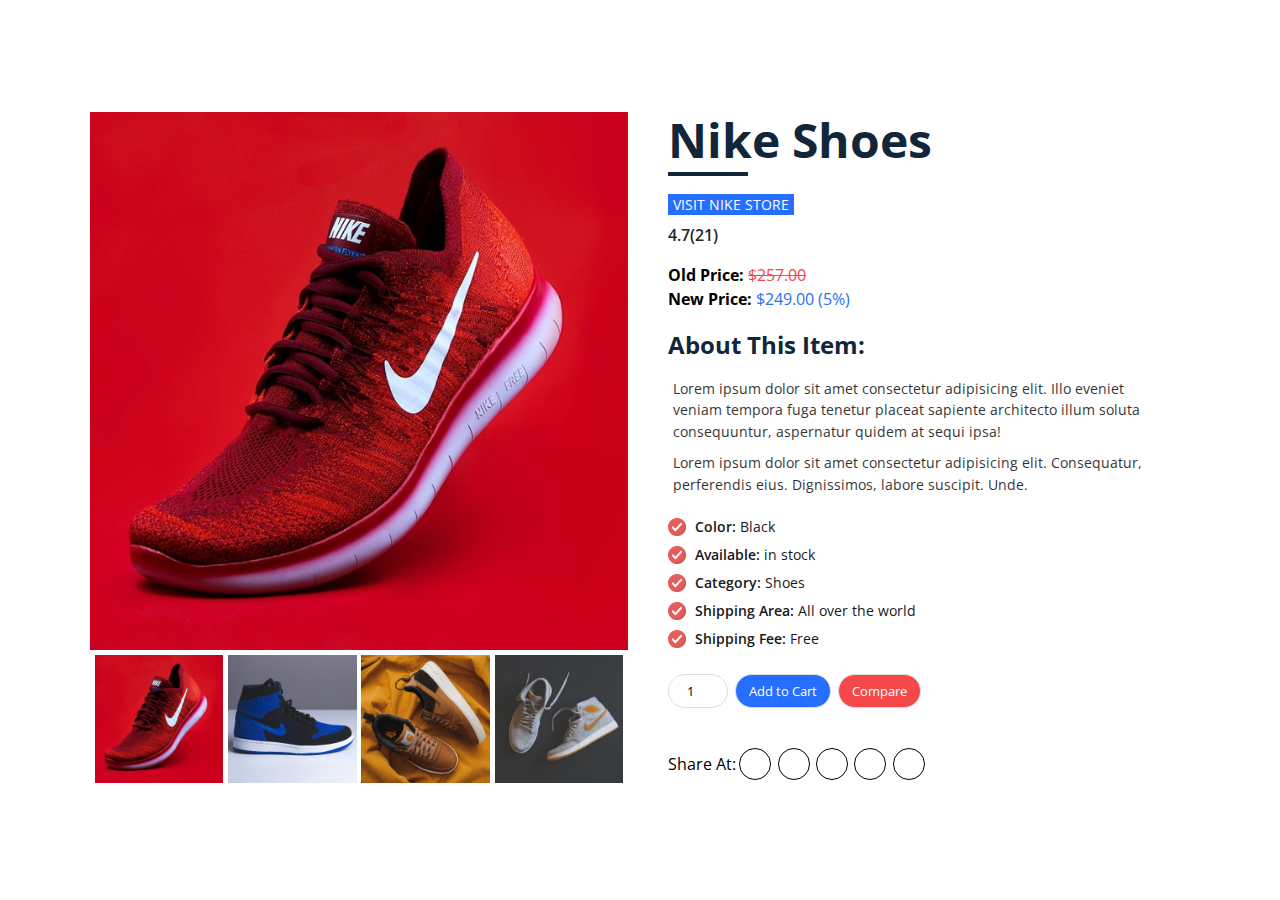
<file: DetailProduct/index.html>
<!DOCTYPE html>
<html>
  <head>
    <meta charset="utf-8">
    <meta http-equiv="X-UA-Compatible" content="IE=edge">
    <title>Product Card/Page</title>
    <meta name="viewport" content="width=device-width, initial-scale=1">
    <link rel="stylesheet" href="style.css">
    <link rel="stylesheet" href="https://cdnjs.cloudflare.com/ajax/libs/font-awesome/5.15.1/css/all.min.css" integrity="sha512-+4zCK9k+qNFUR5X+cKL9EIR+ZOhtIloNl9GIKS57V1MyNsYpYcUrUeQc9vNfzsWfV28IaLL3i96P9sdNyeRssA==" crossorigin="anonymous" />
  </head>
  <body>
    
    <div class = "card-wrapper">
      <div class = "card">
        <!-- card left -->
        <div class = "product-imgs">
          <div class = "img-display">
            <div class = "img-showcase">
              <img src = "images/shoe_1.jpg" alt = "shoe image">
              <img src = "images/shoe_2.jpg" alt = "shoe image">
              <img src = "images/shoe_3.jpg" alt = "shoe image">
              <img src = "images/shoe_4.jpg" alt = "shoe image">
            </div>
          </div>
          <div class = "img-select">
            <div class = "img-item">
              <a href = "#" data-id = "1">
                <img src = "images/shoe_1.jpg" alt = "shoe image">
              </a>
            </div>
            <div class = "img-item">
              <a href = "#" data-id = "2">
                <img src = "images/shoe_2.jpg" alt = "shoe image">
              </a>
            </div>
            <div class = "img-item">
              <a href = "#" data-id = "3">
                <img src = "images/shoe_3.jpg" alt = "shoe image">
              </a>
            </div>
            <div class = "img-item">
              <a href = "#" data-id = "4">
                <img src = "images/shoe_4.jpg" alt = "shoe image">
              </a>
            </div>
          </div>
        </div>
        <!-- card right -->
        <div class = "product-content">
          <h2 class = "product-title">nike shoes</h2>
          <a href = "#" class = "product-link">visit nike store</a>
          <div class = "product-rating">
            <i class = "fas fa-star"></i>
            <i class = "fas fa-star"></i>
            <i class = "fas fa-star"></i>
            <i class = "fas fa-star"></i>
            <i class = "fas fa-star-half-alt"></i>
            <span>4.7(21)</span>
          </div>

          <div class = "product-price">
            <p class = "last-price">Old Price: <span>$257.00</span></p>
            <p class = "new-price">New Price: <span>$249.00 (5%)</span></p>
          </div>

          <div class = "product-detail">
            <h2>about this item: </h2>
            <p>Lorem ipsum dolor sit amet consectetur adipisicing elit. Illo eveniet veniam tempora fuga tenetur placeat sapiente architecto illum soluta consequuntur, aspernatur quidem at sequi ipsa!</p>
            <p>Lorem ipsum dolor sit amet consectetur adipisicing elit. Consequatur, perferendis eius. Dignissimos, labore suscipit. Unde.</p>
            <ul>
              <li>Color: <span>Black</span></li>
              <li>Available: <span>in stock</span></li>
              <li>Category: <span>Shoes</span></li>
              <li>Shipping Area: <span>All over the world</span></li>
              <li>Shipping Fee: <span>Free</span></li>
            </ul>
          </div>

          <div class = "purchase-info">
            <input type = "number" min = "0" value = "1">
            <button type = "button" class = "btn">
              Add to Cart <i class = "fas fa-shopping-cart"></i>
            </button>
            <button type = "button" class = "btn">Compare</button>
          </div>

          <div class = "social-links">
            <p>Share At: </p>
            <a href = "#">
              <i class = "fab fa-facebook-f"></i>
            </a>
            <a href = "#">
              <i class = "fab fa-twitter"></i>
            </a>
            <a href = "#">
              <i class = "fab fa-instagram"></i>
            </a>
            <a href = "#">
              <i class = "fab fa-whatsapp"></i>
            </a>
            <a href = "#">
              <i class = "fab fa-pinterest"></i>
            </a>
          </div>
        </div>
      </div>
    </div>

    
    <script src="script.js"></script>
  </body>
</html>
</file>
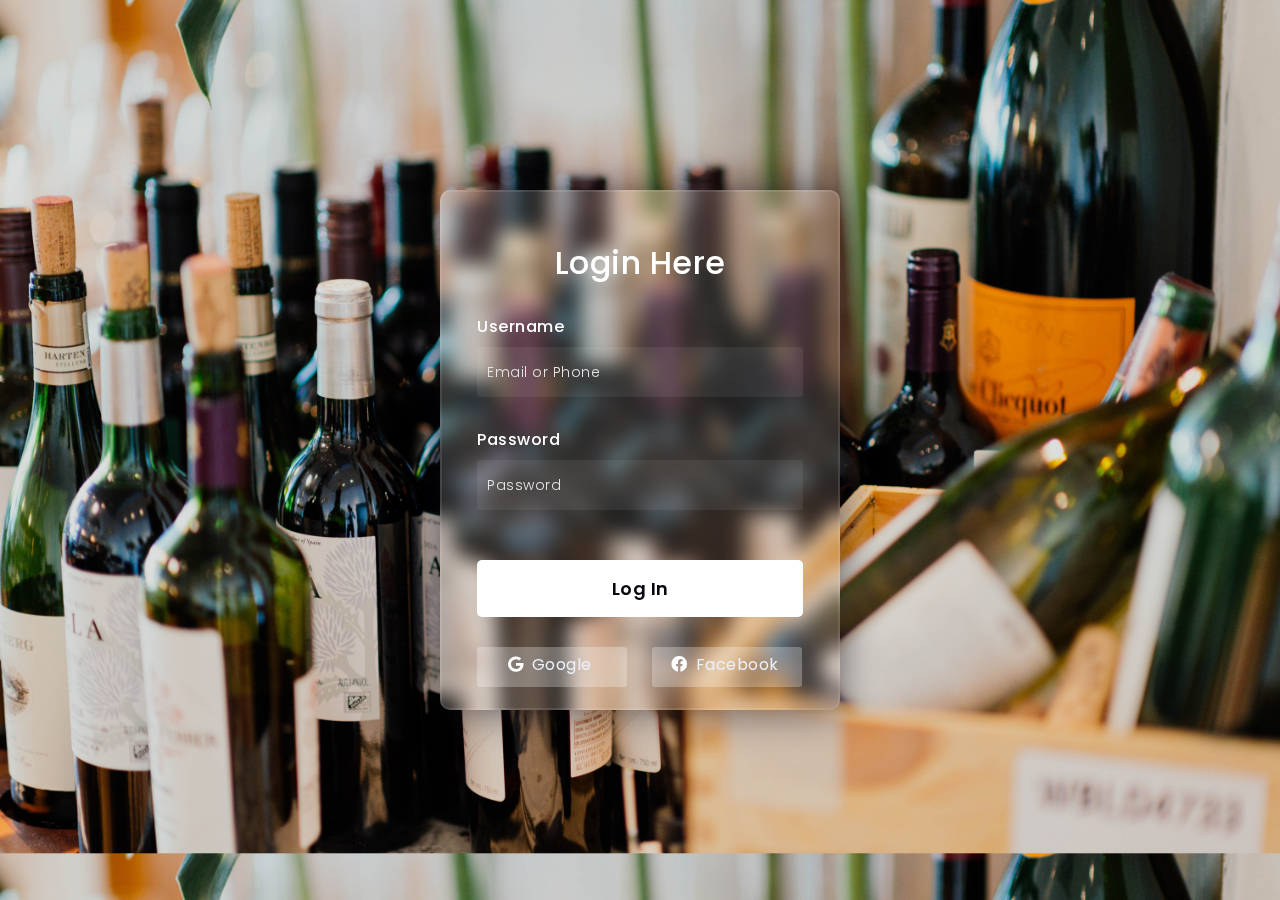
<file: Login_Prototype/index.html>
<!DOCTYPE html>
<html lang="en">
<head>
    <meta charset="UTF-8">
    <title>CodePen - Glassmorphism login Form Tutorial in html css</title>


</head>
<body>
<!-- partial:index.partial.html -->
<!DOCTYPE html>
<html lang="en">
<head>
    <!-- Design by foolishdeveloper.com -->
    <title>Glassmorphism login Form Tutorial in html css</title>

    <link rel="preconnect" href="https://fonts.gstatic.com">
    <link rel="stylesheet" href="https://cdnjs.cloudflare.com/ajax/libs/font-awesome/5.15.4/css/all.min.css">
    <link href="https://fonts.googleapis.com/css2?family=Poppins:wght@300;500;600&display=swap" rel="stylesheet">
    <!--Stylesheet-->
    <style media="screen">
        *,
        *:before,
        *:after {
            padding: 0;
            margin: 0;
            box-sizing: border-box;
        }

        body {
            background-image: url("wine-shop-background.jpg");
            background-size: 100%;
        }

        .background {
            width: 430px;
            height: 520px;
            position: absolute;
            transform: translate(-50%, -50%);
            left: 50%;
            top: 50%;
        }

        .background .shape {
            height: 200px;
            width: 200px;
            position: absolute;
            border-radius: 50%;
        }

        form {
            height: 520px;
            width: 400px;
            background-color: rgba(255, 255, 255, 0.13);
            position: absolute;
            transform: translate(-50%, -50%);
            top: 50%;
            left: 50%;
            border-radius: 10px;
            backdrop-filter: blur(10px);
            border: 2px solid rgba(255, 255, 255, 0.1);
            box-shadow: 0 0 40px rgba(8, 7, 16, 0.6);
            padding: 50px 35px;
        }

        form * {
            font-family: 'Poppins', sans-serif;
            color: #ffffff;
            letter-spacing: 0.5px;
            outline: none;
            border: none;
        }

        form h3 {
            font-size: 32px;
            font-weight: 500;
            line-height: 42px;
            text-align: center;
        }

        label {
            display: block;
            margin-top: 30px;
            font-size: 16px;
            font-weight: 500;
        }

        input {
            display: block;
            height: 50px;
            width: 100%;
            background-color: rgba(255, 255, 255, 0.07);
            border-radius: 3px;
            padding: 0 10px;
            margin-top: 8px;
            font-size: 14px;
            font-weight: 300;
        }

        ::placeholder {
            color: #e5e5e5;
        }

        button {
            margin-top: 50px;
            width: 100%;
            background-color: #ffffff;
            color: #080710;
            padding: 15px 0;
            font-size: 18px;
            font-weight: 600;
            border-radius: 5px;
            cursor: pointer;
        }

        .social {
            margin-top: 30px;
            display: flex;
        }

        .social div {
            background: red;
            width: 150px;
            border-radius: 3px;
            padding: 5px 10px 10px 5px;
            background-color: rgba(255, 255, 255, 0.27);
            color: #eaf0fb;
            text-align: center;
        }

        .social div:hover {
            background-color: rgba(255, 255, 255, 0.47);
        }

        .social .fb {
            margin-left: 25px;
        }

        .social i {
            margin-right: 4px;
        }

    </style>
</head>
<body>
<div class="background">
    <div class="shape"></div>
    <div class="shape"></div>
</div>
<form>
    <h3>Login Here</h3>

    <label for="username">Username</label>
    <input type="text" placeholder="Email or Phone" id="username">

    <label for="password">Password</label>
    <input type="password" placeholder="Password" id="password">

    <button>Log In</button>
    <div class="social">
        <div class="go"><i class="fab fa-google"></i> Google</div>
        <div class="fb"><i class="fab fa-facebook"></i> Facebook</div>
    </div>
</form>
</body>
</html>
<!-- partial -->

</body>
</html>
</file>
<file: DetailProduct/style.css>
@import url('https://fonts.googleapis.com/css2?family=Open+Sans:wght@300;400;600;700;800&display=swap');

*{
    box-sizing: border-box;
    padding: 0;
    margin: 0;
    font-family: 'Open Sans', sans-serif;
}
body{
    line-height: 1.5;
}
.card-wrapper{
    max-width: 1100px;
    margin: 0 auto;
}
img{
    width: 100%;
    display: block;
}
.img-display{
    overflow: hidden;
}
.img-showcase{
    display: flex;
    width: 100%;
    transition: all 0.5s ease;
}
.img-showcase img{
    min-width: 100%;
}
.img-select{
    display: flex;
}
.img-item{
    margin: 0.3rem;
}
.img-item:nth-child(1),
.img-item:nth-child(2),
.img-item:nth-child(3){
    margin-right: 0;
}
.img-item:hover{
    opacity: 0.8;
}
.product-content{
    padding: 2rem 1rem;
}
.product-title{
    font-size: 3rem;
    text-transform: capitalize;
    font-weight: 700;
    position: relative;
    color: #12263a;
    margin: 1rem 0;
}
.product-title::after{
    content: "";
    position: absolute;
    left: 0;
    bottom: 0;
    height: 4px;
    width: 80px;
    background: #12263a;
}
.product-link{
    text-decoration: none;
    text-transform: uppercase;
    font-weight: 400;
    font-size: 0.9rem;
    display: inline-block;
    margin-bottom: 0.5rem;
    background: #256eff;
    color: #fff;
    padding: 0 0.3rem;
    transition: all 0.5s ease;
}
.product-link:hover{
    opacity: 0.9;
}
.product-rating{
    color: #ffc107;
}
.product-rating span{
    font-weight: 600;
    color: #252525;
}
.product-price{
    margin: 1rem 0;
    font-size: 1rem;
    font-weight: 700;
}
.product-price span{
    font-weight: 400;
}
.last-price span{
    color: #f64749;
    text-decoration: line-through;
}
.new-price span{
    color: #256eff;
}
.product-detail h2{
    text-transform: capitalize;
    color: #12263a;
    padding-bottom: 0.6rem;
}
.product-detail p{
    font-size: 0.9rem;
    padding: 0.3rem;
    opacity: 0.8;
}
.product-detail ul{
    margin: 1rem 0;
    font-size: 0.9rem;
}
.product-detail ul li{
    margin: 0;
    list-style: none;
    background: url(images/checked.png) left center no-repeat;
    background-size: 18px;
    padding-left: 1.7rem;
    margin: 0.4rem 0;
    font-weight: 600;
    opacity: 0.9;
}
.product-detail ul li span{
    font-weight: 400;
}
.purchase-info{
    margin: 1.5rem 0;
}
.purchase-info input,
.purchase-info .btn{
    border: 1.5px solid #ddd;
    border-radius: 25px;
    text-align: center;
    padding: 0.45rem 0.8rem;
    outline: 0;
    margin-right: 0.2rem;
    margin-bottom: 1rem;
}
.purchase-info input{
    width: 60px;
}
.purchase-info .btn{
    cursor: pointer;
    color: #fff;
}
.purchase-info .btn:first-of-type{
    background: #256eff;
}
.purchase-info .btn:last-of-type{
    background: #f64749;
}
.purchase-info .btn:hover{
    opacity: 0.9;
}
.social-links{
    display: flex;
    align-items: center;
}
.social-links a{
    display: flex;
    align-items: center;
    justify-content: center;
    width: 32px;
    height: 32px;
    color: #000;
    border: 1px solid #000;
    margin: 0 0.2rem;
    border-radius: 50%;
    text-decoration: none;
    font-size: 0.8rem;
    transition: all 0.5s ease;
}
.social-links a:hover{
    background: #000;
    border-color: transparent;
    color: #fff;
}

@media screen and (min-width: 992px){
    .card{
        display: grid;
        grid-template-columns: repeat(2, 1fr);
        grid-gap: 1.5rem;
    }
    .card-wrapper{
        height: 100vh;
        display: flex;
        justify-content: center;
        align-items: center;
    }
    .product-imgs{
        display: flex;
        flex-direction: column;
        justify-content: center;
    }
    .product-content{
        padding-top: 0;
    }
}
</file>
